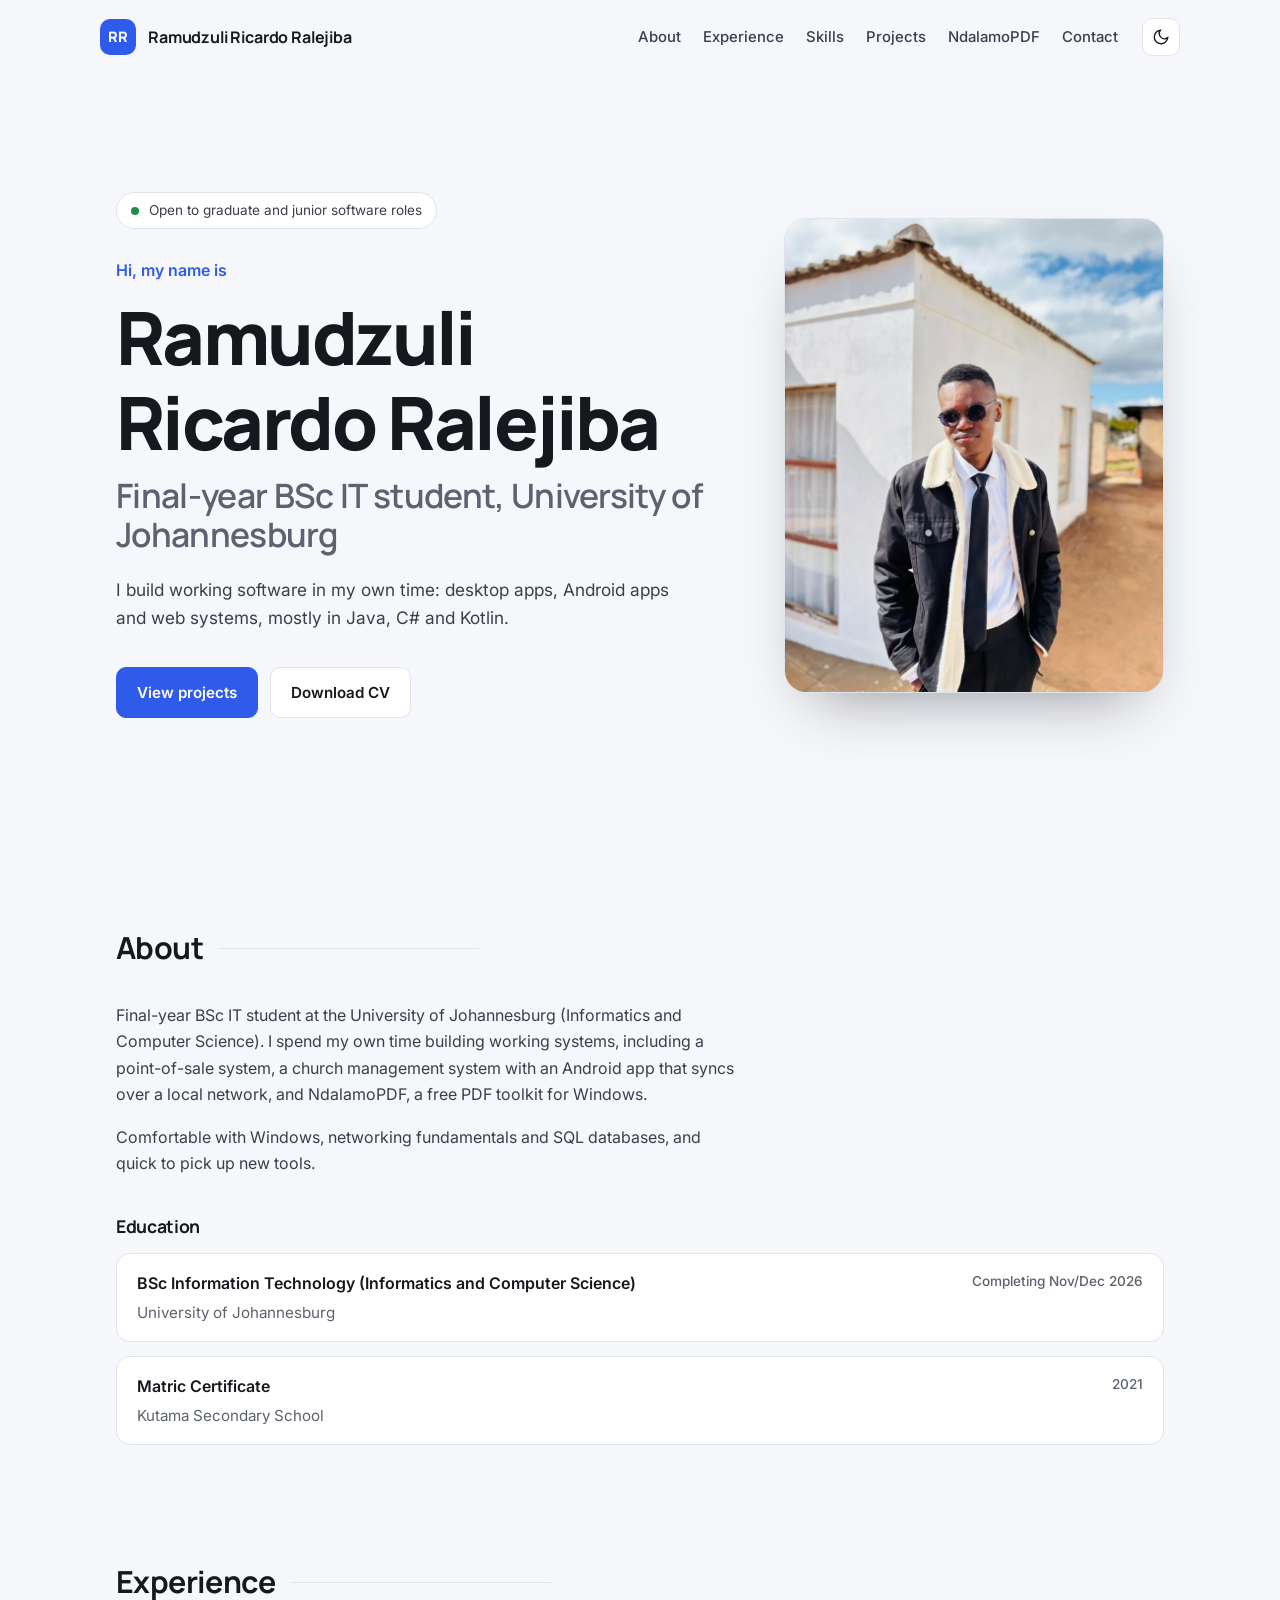
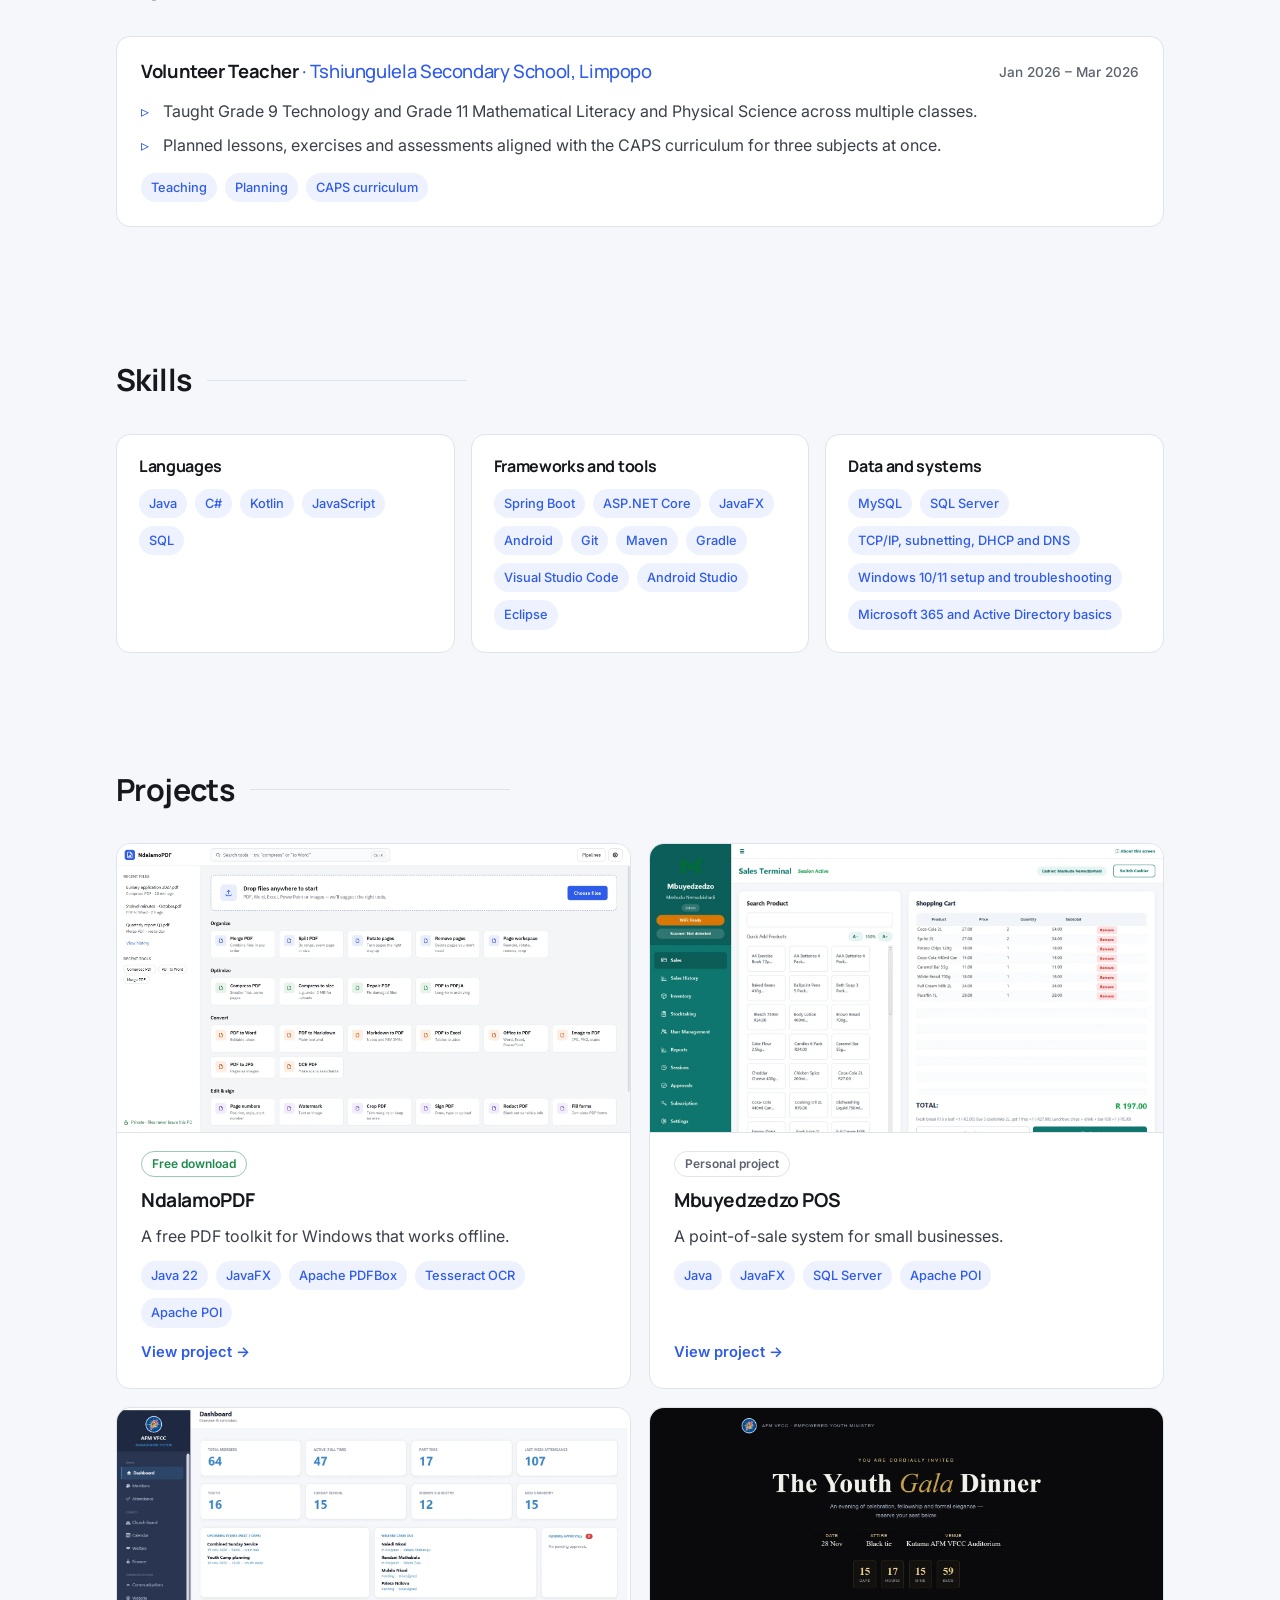
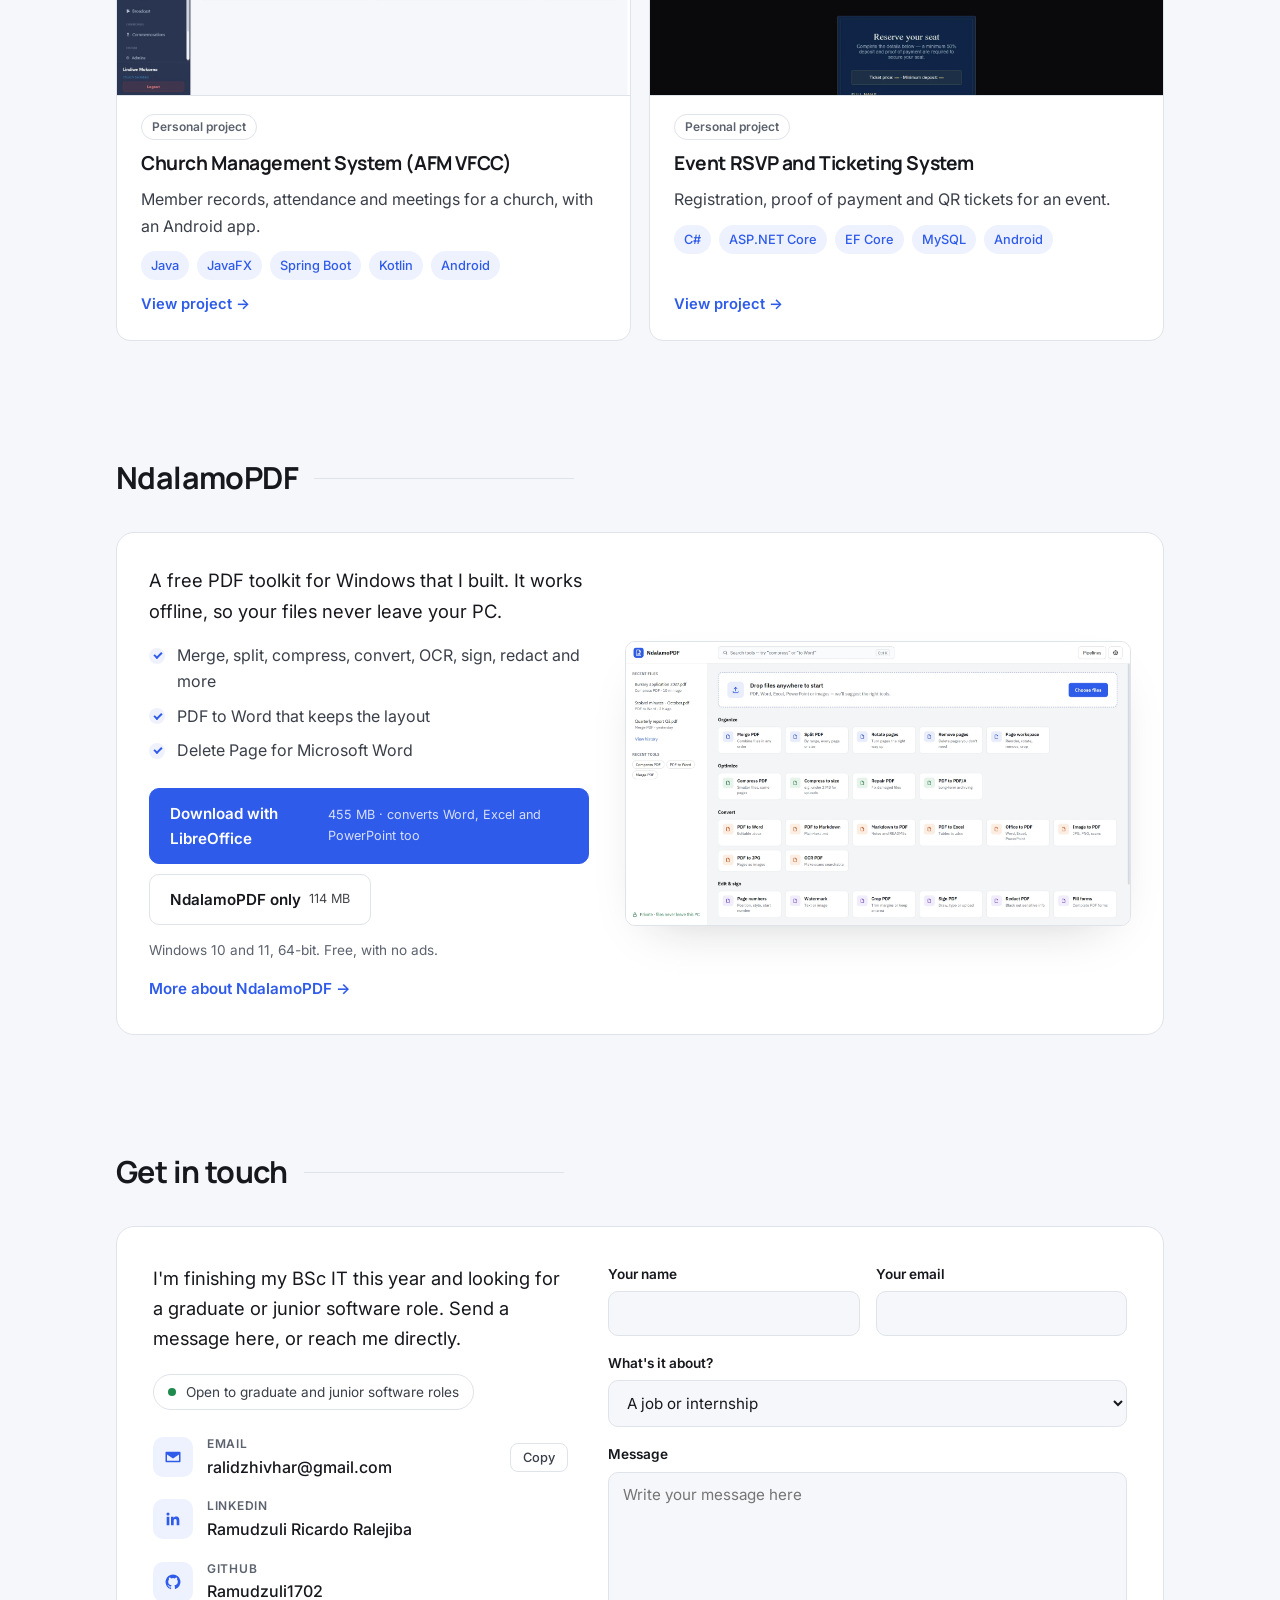
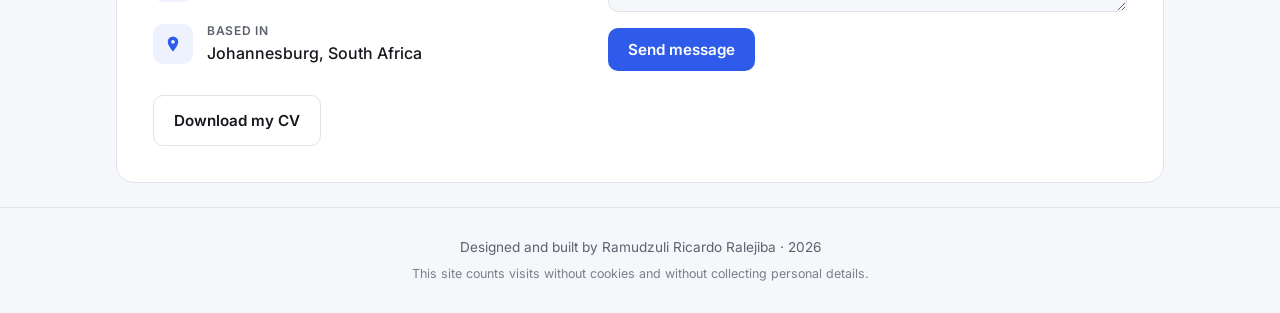
<file: index.html>
<!doctype html>
<html lang="en" data-theme="dark">
<head>
  <meta charset="utf-8">
  <meta name="viewport" content="width=device-width, initial-scale=1">
  <title>Ramudzuli Ricardo Ralejiba</title>
  <meta name="description" content="Final-year BSc IT student at the University of Johannesburg. Projects, experience and NdalamoPDF, a free PDF toolkit for Windows.">
  <link rel="icon" href="assets/img/favicon.svg" type="image/svg+xml">
  <link rel="preconnect" href="https://fonts.googleapis.com">
  <link rel="preconnect" href="https://fonts.gstatic.com" crossorigin>
  <link href="https://fonts.googleapis.com/css2?family=Inter:wght@400;500;600&family=Manrope:wght@500;600;700;800&display=swap" rel="stylesheet">
  <link rel="stylesheet" href="assets/css/site.css">
  <script>
    // The theme the visitor chose last time (or their system's), before anything is drawn.
    try {
      const saved = localStorage.getItem('theme');
      const theme = saved || (matchMedia('(prefers-color-scheme: light)').matches ? 'light' : 'dark');
      document.documentElement.dataset.theme = theme;
    } catch (e) {}
  </script>
</head>
<body>
  <header class="nav" id="top">
    <a class="brand" href="#top" aria-label="Back to the top"><span class="mark">RR</span><span class="brand-name" data-bind="profile.name">Ramudzuli Ricardo Ralejiba</span></a>
    <nav aria-label="Sections">
      <a href="#about">About</a>
      <a href="#experience">Experience</a>
      <a href="#skills">Skills</a>
      <a href="#projects">Projects</a>
      <a href="#ndalamopdf">NdalamoPDF</a>
      <a href="#contact">Contact</a>
    </nav>
    <button class="theme-toggle" type="button" aria-label="Switch between light and dark">
      <svg viewBox="0 0 24 24" aria-hidden="true"><path class="sun" d="M12 4V2m0 20v-2m8-8h2M2 12h2m13.66-5.66 1.41-1.41M4.93 19.07l1.41-1.41m0-11.32L4.93 4.93m14.14 14.14-1.41-1.41M12 7a5 5 0 1 0 0 10 5 5 0 0 0 0-10z"/><path class="moon" d="M21 12.8A9 9 0 1 1 11.2 3a7 7 0 0 0 9.8 9.8z"/></svg>
    </button>
  </header>

  <main>
    <section class="hero">
      <div class="hero-text">
      <p class="status" data-show="profile.available"><span class="pulse"></span><span data-bind="profile.availableText"></span></p>
      <p class="hello">Hi, my name is</p>
      <h1 data-bind="profile.name"></h1>
      <h2 class="role" data-bind="profile.role"></h2>
      <p class="intro" data-bind="profile.intro"></p>
      <div class="actions">
        <a class="button primary" href="#projects">View projects</a>
        <a class="button" data-href="profile.cv" download>Download CV</a>
      </div>
      </div>
      <figure class="hero-photo" data-show="profile.photo"><img data-src="profile.photo" alt="Ramudzuli Ricardo Ralejiba" width="768" height="960"></figure>
    </section>

    <section id="about" class="section">
      <h2 class="section-title">About</h2>
      <div class="about">
        <div class="about-text" id="about-text"></div>
      </div>
      <h3 class="sub">Education</h3>
      <ul class="timeline" id="education"></ul>
    </section>

    <section id="experience" class="section">
      <h2 class="section-title">Experience</h2>
      <div id="experience-list"></div>
    </section>

    <section id="skills" class="section">
      <h2 class="section-title">Skills</h2>
      <div class="skills" id="skills-list"></div>
    </section>

    <section id="projects" class="section">
      <h2 class="section-title">Projects</h2>
      <div class="cards" id="project-cards"></div>
    </section>

    <section id="ndalamopdf" class="section spotlight">
      <h2 class="section-title">NdalamoPDF</h2>
      <div class="spotlight-card">
        <div class="spotlight-text">
          <p class="lead">A free PDF toolkit for Windows that I built. It works offline, so your files never leave your PC.</p>
          <ul class="checks">
            <li>Merge, split, compress, convert, OCR, sign, redact and more</li>
            <li>PDF to Word that keeps the layout</li>
            <li>Delete Page for Microsoft Word</li>
          </ul>
          <div class="downloads" id="downloads" data-setups>
            <a class="button primary" href="https://github.com/Ramudzuli1702/ndalamo-pdf/releases/download/v1.0.2/NdalamoPDF-Setup-1.0.2-with-LibreOffice.exe" download>Download with LibreOffice <small>455 MB</small></a>
            <a class="button" href="https://github.com/Ramudzuli1702/ndalamo-pdf/releases/download/v1.0.2/NdalamoPDF-Setup-1.0.2.exe" download>NdalamoPDF only <small>114 MB</small></a>
          </div>
          <p class="fine" id="download-facts">Windows 10 and 11, 64-bit. Free, with no ads.</p>
          <a class="text-link" href="project.html?p=ndalamopdf">More about NdalamoPDF →</a>
        </div>
        <img class="spotlight-shot" src="media/ndalamopdf/home.webp" alt="NdalamoPDF's home screen with all its tools">
      </div>
      <div class="reviews" id="reviews" hidden>
        <h3 class="sub">What people say <span class="rating" id="rating"></span></h3>
        <div class="review-list" id="review-list"></div>
      </div>
    </section>

    <section id="contact" class="section">
      <h2 class="section-title">Get in touch</h2>
      <div class="contact-card">
        <div class="contact-info">
          <p class="lead">I'm finishing my BSc IT this year and looking for a graduate or junior software role. Send a message here, or reach me directly.</p>
          <p class="status" data-show="profile.available"><span class="pulse"></span><span data-bind="profile.availableText"></span></p>
          <ul class="contact-list">
            <li>
              <span class="icon"><svg viewBox="0 0 24 24"><path d="M3 5h18a1 1 0 0 1 1 1v12a1 1 0 0 1-1 1H3a1 1 0 0 1-1-1V6a1 1 0 0 1 1-1zm9 7.2L4.4 7H19.6L12 12.2zM4 8.6V17h16V8.6l-8 5.4-8-5.4z"/></svg></span>
              <div><small>Email</small><a data-mailto="profile.email" data-bind="profile.email"></a></div>
              <button class="copy" type="button" data-copy="profile.email" aria-label="Copy the email address">Copy</button>
            </li>
            <li>
              <span class="icon"><svg viewBox="0 0 24 24"><path d="M20.45 20.45h-3.56v-5.57c0-1.33-.02-3.04-1.85-3.04-1.86 0-2.14 1.45-2.14 2.94v5.67H9.35V9h3.41v1.56h.05c.48-.9 1.64-1.85 3.37-1.85 3.6 0 4.27 2.37 4.27 5.46v6.28zM5.34 7.43a2.06 2.06 0 1 1 0-4.13 2.06 2.06 0 0 1 0 4.13zM7.12 20.45H3.56V9h3.56v11.45z"/></svg></span>
              <div><small>LinkedIn</small><a data-href="profile.linkedin" target="_blank" rel="noopener">Ramudzuli Ricardo Ralejiba</a></div>
            </li>
            <li>
              <span class="icon"><svg viewBox="0 0 24 24"><path d="M12 2a10 10 0 0 0-3.16 19.49c.5.09.68-.22.68-.48v-1.7c-2.78.6-3.37-1.34-3.37-1.34-.45-1.16-1.11-1.47-1.11-1.47-.91-.62.07-.6.07-.6 1 .07 1.53 1.03 1.53 1.03.9 1.53 2.35 1.09 2.92.83.09-.65.35-1.09.63-1.34-2.22-.25-4.55-1.11-4.55-4.94 0-1.09.39-1.98 1.03-2.68-.1-.25-.45-1.27.1-2.65 0 0 .84-.27 2.75 1.02a9.6 9.6 0 0 1 5 0c1.91-1.29 2.75-1.02 2.75-1.02.55 1.38.2 2.4.1 2.65.64.7 1.03 1.59 1.03 2.68 0 3.84-2.34 4.68-4.57 4.93.36.31.68.92.68 1.85v2.74c0 .27.18.58.69.48A10 10 0 0 0 12 2z"/></svg></span>
              <div><small>GitHub</small><a data-href="profile.github" target="_blank" rel="noopener">Ramudzuli1702</a></div>
            </li>
            <li>
              <span class="icon"><svg viewBox="0 0 24 24"><path d="M12 2a7 7 0 0 1 7 7c0 5.25-7 13-7 13S5 14.25 5 9a7 7 0 0 1 7-7zm0 4.5A2.5 2.5 0 1 0 12 11.5 2.5 2.5 0 0 0 12 6.5z"/></svg></span>
              <div><small>Based in</small><span data-bind="profile.location"></span></div>
            </li>
          </ul>
          <a class="button" data-href="profile.cv" download>Download my CV</a>
        </div>
        <form class="contact-form" id="contact-form" novalidate>
          <div class="field-row">
            <label>Your name<input name="name" type="text" autocomplete="name" maxlength="100" required></label>
            <label>Your email<input name="email" type="email" autocomplete="email" maxlength="150" required></label>
          </div>
          <label>What's it about?
            <select name="topic">
              <option>A job or internship</option>
              <option>A project or collaboration</option>
              <option>NdalamoPDF</option>
              <option>Something else</option>
            </select>
          </label>
          <label>Message<textarea name="message" rows="6" maxlength="3000" required placeholder="Write your message here"></textarea></label>
          <!-- Left empty by people; filled in by spam robots, which are then ignored. -->
          <label class="trap" aria-hidden="true">Website<input name="website" type="text" tabindex="-1" autocomplete="off"></label>
          <div class="form-foot">
            <button class="button primary" type="submit">Send message</button>
            <p class="form-status" id="form-status" role="status"></p>
          </div>
        </form>
      </div>
    </section>
  </main>

  <footer class="footer"><p>Designed and built by Ramudzuli Ricardo Ralejiba · <span id="year"></span></p><p class="privacy">This site counts visits without cookies and without collecting personal details.</p></footer>
  <script src="assets/js/site.js"></script>
</body>
</html>
</file>
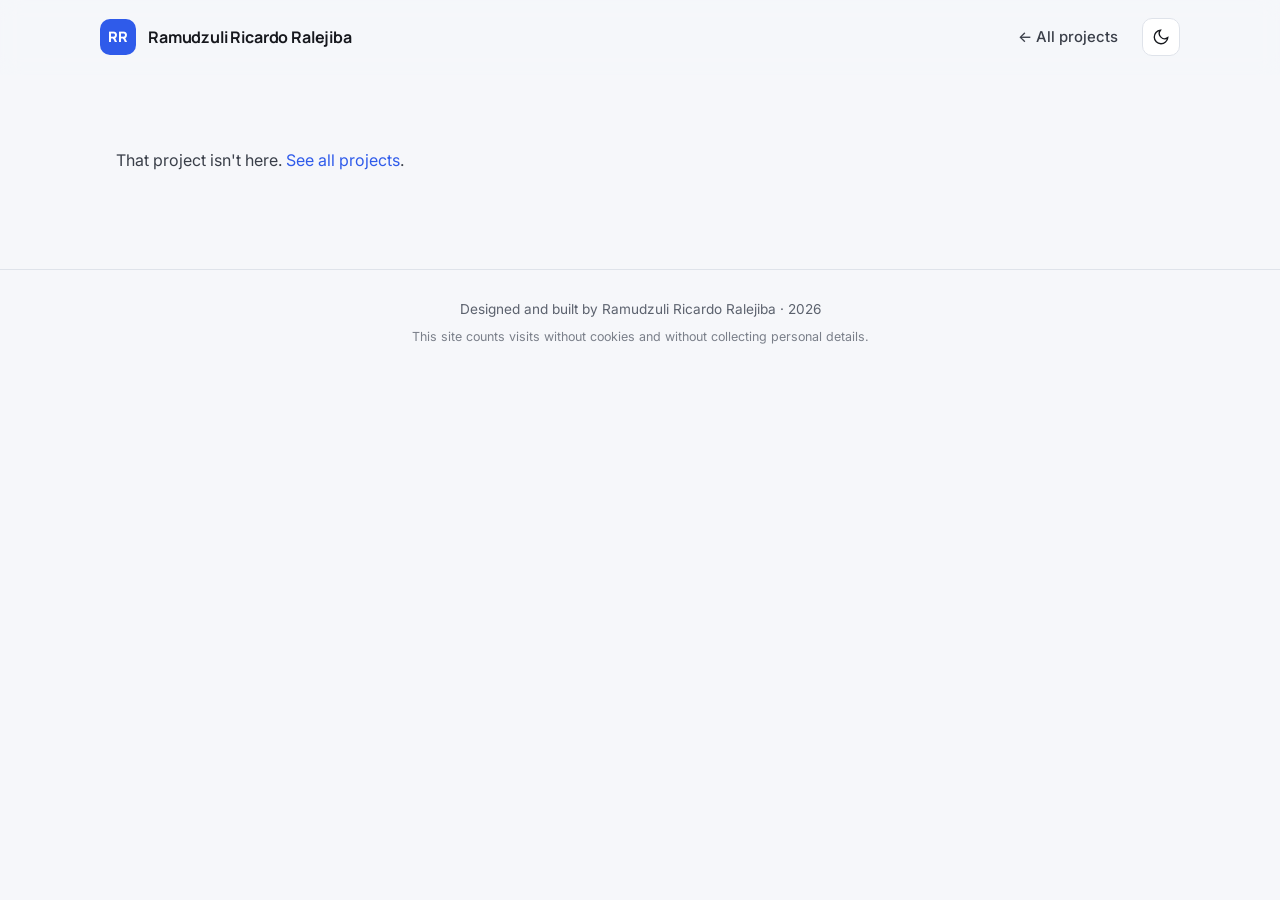
<file: project.html>
<!doctype html>
<html lang="en" data-theme="dark">
<head>
  <meta charset="utf-8">
  <meta name="viewport" content="width=device-width, initial-scale=1">
  <title>Project · Ramudzuli Ricardo Ralejiba</title>
  <link rel="icon" href="assets/img/favicon.svg" type="image/svg+xml">
  <link rel="preconnect" href="https://fonts.googleapis.com">
  <link rel="preconnect" href="https://fonts.gstatic.com" crossorigin>
  <link href="https://fonts.googleapis.com/css2?family=Inter:wght@400;500;600&family=Manrope:wght@500;600;700;800&display=swap" rel="stylesheet">
  <link rel="stylesheet" href="assets/css/site.css">
  <script>
    try {
      const saved = localStorage.getItem('theme');
      document.documentElement.dataset.theme = saved || (matchMedia('(prefers-color-scheme: light)').matches ? 'light' : 'dark');
    } catch (e) {}
  </script>
</head>
<body class="project-page">
  <header class="nav">
    <a class="brand" href="index.html" aria-label="Home"><span class="mark">RR</span><span class="brand-name" data-bind="profile.name">Ramudzuli Ricardo Ralejiba</span></a>
    <nav aria-label="Back"><a href="index.html#projects">← All projects</a></nav>
    <button class="theme-toggle" type="button" aria-label="Switch between light and dark">
      <svg viewBox="0 0 24 24" aria-hidden="true"><path class="sun" d="M12 4V2m0 20v-2m8-8h2M2 12h2m13.66-5.66 1.41-1.41M4.93 19.07l1.41-1.41m0-11.32L4.93 4.93m14.14 14.14-1.41-1.41M12 7a5 5 0 1 0 0 10 5 5 0 0 0 0-10z"/><path class="moon" d="M21 12.8A9 9 0 1 1 11.2 3a7 7 0 0 0 9.8 9.8z"/></svg>
    </button>
  </header>
  <main class="project" id="project">
    <p class="fine">Loading…</p>
  </main>
  <div class="lightbox" id="lightbox" hidden><img alt=""><p></p><button type="button" aria-label="Close">×</button></div>
  <footer class="footer"><p>Designed and built by Ramudzuli Ricardo Ralejiba · <span id="year"></span></p><p class="privacy">This site counts visits without cookies and without collecting personal details.</p></footer>
  <script src="assets/js/site.js"></script>
</body>
</html>
</file>
<file: assets/css/site.css>
/* Portfolio styles. Colours are roles, defined once per theme; the brand blue and leaf green
   are NdalamoPDF's. Plain CSS, no framework. */
:root {
  --font: 'Inter', system-ui, -apple-system, 'Segoe UI', sans-serif;
  --display: 'Manrope', 'Inter', system-ui, sans-serif;
  --radius: 14px;
  --max: 1080px;
  --ease: cubic-bezier(.2, .7, .2, 1);
}
:root, [data-theme="dark"] {
  --bg: #0B1220;
  --surface: #111A2E;
  --surface-2: #17223A;
  --border: #22304D;
  --text: #E6EAF2;
  --text-soft: #B8C1D3;
  --muted: #8B95AA;
  --accent: #6F8FFF;
  --accent-strong: #5B7FF2;
  --accent-soft: rgba(111, 143, 255, .12);
  --green: #6FD195;
  --on-accent: #FFFFFF;
  --shadow: 0 20px 50px -24px rgba(0, 0, 0, .7);
  color-scheme: dark;
}
[data-theme="light"] {
  --bg: #F6F7FA;
  --surface: #FFFFFF;
  --surface-2: #EEF1F6;
  --border: #DFE3EA;
  --text: #16181D;
  --text-soft: #3A3F49;
  --muted: #5C626E;
  --accent: #2F5BEA;
  --accent-strong: #2F5BEA;
  --accent-soft: rgba(47, 91, 234, .08);
  --green: #1E8A4C;
  --on-accent: #FFFFFF;
  --shadow: 0 20px 50px -28px rgba(22, 24, 29, .25);
  color-scheme: light;
}

* { box-sizing: border-box; }
html { scroll-behavior: smooth; scroll-padding-top: 84px; }
body {
  margin: 0;
  background: var(--bg);
  color: var(--text-soft);
  font: 16px/1.65 var(--font);
  -webkit-font-smoothing: antialiased;
  transition: background .3s, color .3s;
}
a { color: var(--accent); text-decoration: none; }
a:hover { text-decoration: underline; }
img { max-width: 100%; display: block; }
h1, h2, h3 { color: var(--text); line-height: 1.15; margin: 0; font-family: var(--display); letter-spacing: -.02em; }
[hidden] { display: none !important; }

/* ── Navigation ── */
.nav {
  position: sticky; top: 0; z-index: 10;
  display: flex; align-items: center; gap: 24px;
  padding: 18px max(16px, calc((100vw - var(--max)) / 2));
  background: color-mix(in srgb, var(--bg) 80%, transparent);
  backdrop-filter: blur(10px);
  border-bottom: 1px solid transparent;
  transition: border-color .3s;
}
.nav.scrolled { border-bottom-color: var(--border); }
.brand { display: inline-flex; align-items: center; gap: 12px; color: var(--text); font-family: var(--display); font-weight: 700; }
.brand:hover { text-decoration: none; }
.mark {
  display: grid; place-items: center; width: 36px; height: 36px; border-radius: 10px;
  background: var(--accent-strong); color: #fff; font-size: .9rem; font-weight: 800; letter-spacing: .02em;
}
.brand-name { font-size: 1rem; letter-spacing: -.01em; }
.nav nav { margin-left: auto; display: flex; gap: 22px; }
.nav nav a { color: var(--text-soft); font-size: .93rem; font-weight: 500; }
.nav nav a:hover { color: var(--accent); text-decoration: none; }
.theme-toggle {
  width: 38px; height: 38px; border-radius: 10px; border: 1px solid var(--border);
  background: var(--surface); color: var(--text); cursor: pointer; display: grid; place-items: center;
}
.theme-toggle svg { width: 18px; height: 18px; fill: none; stroke: currentColor; stroke-width: 1.8; stroke-linecap: round; }
[data-theme="dark"] .theme-toggle .moon, [data-theme="light"] .theme-toggle .sun { display: none; }

/* ── Layout ── */
main { max-width: var(--max); margin: 0 auto; padding: 0 16px; }
.section { padding: 96px 0 24px; }
.section-title {
  display: flex; align-items: center; gap: 16px; font-size: 1.9rem; font-weight: 700; margin-bottom: 36px;
}
.section-title::after { content: ''; flex: 0 1 260px; height: 1px; background: var(--border); }
.sub { font-size: 1.1rem; margin: 40px 0 16px; }

/* ── Hero ── */
.hero { min-height: min(calc(100vh - 80px), 760px); display: grid; grid-template-columns: 1fr minmax(260px, 380px); gap: 56px; align-items: center; padding: 48px 0; }
.hero-text { display: flex; flex-direction: column; min-width: 0; }
.hero-photo { margin: 0; border-radius: 22px; overflow: hidden; border: 1px solid var(--border); aspect-ratio: 4 / 5; background: var(--surface); box-shadow: 0 30px 60px -30px rgba(11,18,32,.45); }
.hero-photo img { width: 100%; height: 100%; object-fit: cover; object-position: 50% 30%; display: block; }
.hero-photo[hidden] { display: none; }
.status {
  display: inline-flex; align-items: center; gap: 10px; align-self: flex-start;
  padding: 6px 14px; border-radius: 999px; border: 1px solid var(--border); background: var(--surface);
  font-size: .85rem; color: var(--text-soft); margin: 0 0 28px;
}
.pulse { width: 8px; height: 8px; border-radius: 50%; background: var(--green); box-shadow: 0 0 0 0 var(--green); animation: pulse 2s infinite; }
@keyframes pulse { 70% { box-shadow: 0 0 0 8px transparent; } 100% { box-shadow: 0 0 0 0 transparent; } }
.hello { margin: 0 0 12px; color: var(--accent); font-weight: 600; }
.hero h1 { font-size: clamp(2.4rem, 6vw, 4.6rem); font-weight: 800; letter-spacing: -.035em; }
.role { font-size: clamp(1.3rem, 3.2vw, 2.1rem); color: var(--muted); font-weight: 600; margin-top: 12px; }
.intro { max-width: 560px; font-size: 1.08rem; margin: 22px 0 34px; }
.actions { display: flex; flex-wrap: wrap; gap: 12px; }
.button {
  display: inline-flex; align-items: center; gap: 8px; padding: 12px 20px; border-radius: 10px;
  border: 1px solid var(--border); background: var(--surface); color: var(--text); font-weight: 600; font-size: .95rem;
  transition: transform .2s var(--ease), border-color .2s, background .2s;
}
.button:hover { text-decoration: none; border-color: var(--accent); transform: translateY(-1px); }
.button.primary { background: var(--accent-strong); border-color: var(--accent-strong); color: var(--on-accent); }
.button.primary:hover { filter: brightness(1.08); }

/* ── About ── */
.about { display: block; }
.about-text p { margin: 0 0 16px; max-width: 620px; }
.photo { margin: 0; border-radius: var(--radius); overflow: hidden; border: 1px solid var(--border); aspect-ratio: 1; background: var(--surface); }
.photo img { width: 100%; height: 100%; object-fit: cover; }
.timeline { list-style: none; padding: 0; margin: 0; display: grid; gap: 14px; }
.timeline li { display: grid; grid-template-columns: 1fr auto; gap: 4px 16px; padding: 16px 20px; border: 1px solid var(--border); border-radius: var(--radius); background: var(--surface); }
.timeline strong { color: var(--text); font-weight: 600; }
.timeline .when { font-size: .85rem; font-weight: 500; color: var(--muted); white-space: nowrap; }
.timeline .place { color: var(--muted); font-size: .95rem; }

/* ── Experience ── */
.job { padding: 24px; border: 1px solid var(--border); border-radius: var(--radius); background: var(--surface); margin-bottom: 16px; }
.job header { display: flex; justify-content: space-between; gap: 16px; flex-wrap: wrap; }
.job h3 { font-size: 1.15rem; }
.job h3 span { color: var(--accent); font-weight: 500; }
.job .when { font-size: .85rem; font-weight: 500; color: var(--muted); }
.job ul:not(.tags) { margin: 14px 0; padding-left: 0; list-style: none; }
.job ul:not(.tags) li { position: relative; padding-left: 22px; margin-bottom: 8px; }
.job ul:not(.tags) li::before { content: '▹'; position: absolute; left: 0; color: var(--accent); }
.tags { display: flex; flex-wrap: wrap; gap: 8px; margin: 0; padding: 0; list-style: none; }
.tags li { font-size: .8rem; font-weight: 500; color: var(--accent); background: var(--accent-soft); padding: 4px 10px; border-radius: 999px; }

/* ── Skills ── */
.skills { display: grid; grid-template-columns: repeat(auto-fit, minmax(260px, 1fr)); gap: 16px; }
.skill-group { padding: 22px; border: 1px solid var(--border); border-radius: var(--radius); background: var(--surface); }
.skill-group h3 { font-size: 1rem; margin-bottom: 14px; }

/* ── Project cards ── */
.cards { display: grid; grid-template-columns: repeat(2, 1fr); gap: 18px; }
.card {
  display: flex; flex-direction: column; gap: 12px; padding: 24px; border: 1px solid var(--border); border-radius: var(--radius);
  background: var(--surface); color: inherit; transition: transform .25s var(--ease), border-color .25s, box-shadow .25s;
}
.card:hover { text-decoration: none; transform: translateY(-4px); border-color: var(--accent); box-shadow: var(--shadow); }
.card .thumb { margin: -24px -24px 6px; aspect-ratio: 16 / 9; border-bottom: 1px solid var(--border); background: var(--surface-2); overflow: hidden; border-radius: var(--radius) var(--radius) 0 0; }
.card .thumb img { width: 100%; height: 100%; object-fit: cover; object-position: top left; }
.card .thumb.empty { display: grid; place-items: center; color: var(--muted); font-family: var(--display); font-weight: 700; font-size: 1.1rem; }
.card h3 { font-size: 1.2rem; }
.card p { margin: 0; }
.card .badge { align-self: flex-start; font-size: .75rem; font-weight: 600; color: var(--muted); border: 1px solid var(--border); border-radius: 999px; padding: 2px 10px; }
.card .badge.free { color: var(--green); border-color: color-mix(in srgb, var(--green) 45%, transparent); }
.card .more { margin-top: auto; color: var(--accent); font-weight: 600; font-size: .92rem; }

/* ── NdalamoPDF spotlight ── */
.spotlight-card {
  display: grid; grid-template-columns: 1fr 1.15fr; gap: 36px; align-items: center; padding: 32px;
  border: 1px solid var(--border); border-radius: calc(var(--radius) + 4px); background: var(--surface);
}
.lead { font-size: 1.15rem; color: var(--text); margin: 0 0 16px; }
.checks { list-style: none; padding: 0; margin: 0 0 24px; display: grid; gap: 8px; }
.checks li { padding-left: 28px; position: relative; }
.checks li::before { content: ''; position: absolute; left: 0; top: .35em; width: 16px; height: 16px; border-radius: 50%; background: var(--accent-soft); }
.checks li::after { content: ''; position: absolute; left: 5px; top: .62em; width: 6px; height: 3px; border: solid var(--accent); border-width: 0 0 2px 2px; transform: rotate(-45deg); }
.downloads { display: flex; flex-wrap: wrap; gap: 10px; }
.downloads .button small { font-weight: 400; opacity: .8; }
.fine { font-size: .85rem; color: var(--muted); margin: 14px 0; }
.text-link { font-weight: 600; font-size: .95rem; }
.spotlight-shot { border-radius: 10px; border: 1px solid var(--border); box-shadow: var(--shadow); }
.reviews { margin-top: 8px; }
.rating { font-size: .95rem; color: var(--muted); font-weight: 500; margin-left: 8px; }
.review-list { display: grid; grid-template-columns: repeat(auto-fit, minmax(260px, 1fr)); gap: 16px; }
.review { padding: 20px; border: 1px solid var(--border); border-radius: var(--radius); background: var(--surface); margin: 0; }
.review .stars { color: #F5A524; letter-spacing: 2px; }
.review blockquote { margin: 10px 0 0; color: var(--text-soft); }
.review figcaption { margin-top: 10px; font-size: .8rem; color: var(--muted); }

/* ── Contact ── */
.contact-card {
  display: grid; grid-template-columns: 1fr 1.25fr; gap: 40px; padding: 36px;
  border: 1px solid var(--border); border-radius: calc(var(--radius) + 4px); background: var(--surface);
}
.contact-info .lead { margin-bottom: 20px; }
.contact-info .status { margin-bottom: 24px; }
.contact-list { list-style: none; padding: 0; margin: 0 0 28px; display: grid; gap: 16px; }
.contact-list li { display: flex; align-items: center; gap: 14px; }
.contact-list .icon { flex: none; width: 40px; height: 40px; border-radius: 10px; background: var(--accent-soft); display: grid; place-items: center; }
.contact-list .icon svg { width: 18px; height: 18px; fill: var(--accent); }
.contact-list small { display: block; font-size: .75rem; color: var(--muted); text-transform: uppercase; letter-spacing: .06em; font-weight: 600; }
.contact-list a, .contact-list span:not(.icon) { color: var(--text); font-weight: 500; overflow-wrap: anywhere; }
.copy { margin-left: auto; padding: 6px 12px; border-radius: 8px; border: 1px solid var(--border); background: transparent; color: var(--text-soft); font: 500 .8rem var(--font); cursor: pointer; }
.copy:hover { border-color: var(--accent); color: var(--accent); }
.contact-form { display: grid; gap: 16px; align-content: start; }
.field-row { display: grid; grid-template-columns: 1fr 1fr; gap: 16px; }
.contact-form label { display: grid; gap: 6px; font-size: .85rem; font-weight: 600; color: var(--text); }
.contact-form input, .contact-form select, .contact-form textarea {
  width: 100%; padding: 12px 14px; border-radius: 10px; border: 1px solid var(--border); background: var(--bg);
  color: var(--text); font: 400 .95rem var(--font); transition: border-color .2s, box-shadow .2s;
}
.contact-form textarea { resize: vertical; min-height: 140px; }
.contact-form input:focus, .contact-form select:focus, .contact-form textarea:focus {
  outline: none; border-color: var(--accent); box-shadow: 0 0 0 3px var(--accent-soft);
}
.contact-form .invalid { border-color: #E5534B; }
.contact-form .trap { position: absolute; left: -9999px; width: 1px; height: 1px; overflow: hidden; }
.form-foot { display: flex; align-items: center; gap: 16px; flex-wrap: wrap; }
.form-foot .button { border: 0; cursor: pointer; font-family: var(--font); }
.form-foot .button[disabled] { opacity: .6; cursor: default; transform: none; }
.form-status { margin: 0; font-size: .9rem; color: var(--muted); }
.form-status.ok { color: var(--green); }
.form-status.error { color: #E5534B; }
.footer { text-align: center; padding: 28px 16px; font-size: .85rem; color: var(--muted); border-top: 1px solid var(--border); }
.footer p { margin: 0; }
.footer .privacy { margin-top: 6px; font-size: .78rem; opacity: .8; }

/* ── Project page ── */
.project { padding-top: 56px; padding-bottom: 80px; }
.project .eyebrow { display: flex; gap: 10px; align-items: center; margin-bottom: 14px; color: var(--accent); font-weight: 600; font-size: .9rem; }
.project h1 { font-size: clamp(2rem, 5vw, 3.2rem); letter-spacing: -.02em; }
.project .tagline { font-size: 1.2rem; color: var(--muted); margin: 12px 0 24px; }
.project .links { display: flex; gap: 12px; flex-wrap: wrap; margin-bottom: 40px; }
.project-grid { display: grid; grid-template-columns: 1.6fr 1fr; gap: 40px; align-items: start; }
.project-grid .body p { margin: 0 0 16px; }
.project-grid h2 { font-size: 1.2rem; margin: 32px 0 14px; }
.facts { padding: 22px; border: 1px solid var(--border); border-radius: var(--radius); background: var(--surface); position: sticky; top: 96px; }
.facts h3 { font-size: .8rem; text-transform: uppercase; letter-spacing: .08em; color: var(--muted); margin: 0 0 10px; }
.facts .tags { margin-bottom: 20px; }
.facts p { margin: 0 0 18px; }
.gallery { display: grid; grid-template-columns: repeat(auto-fit, minmax(240px, 1fr)); gap: 14px; }
.gallery button { padding: 0; border: 1px solid var(--border); border-radius: 10px; overflow: hidden; background: var(--surface-2); cursor: zoom-in; text-align: left; color: inherit; font: inherit; }
.gallery img { aspect-ratio: 16 / 10; width: 100%; object-fit: cover; object-position: top left; }
.gallery span { display: block; padding: 10px 12px; font-size: .85rem; color: var(--muted); }
.video { aspect-ratio: 16 / 9; border-radius: var(--radius); overflow: hidden; border: 1px solid var(--border); }
.video iframe, .video video { width: 100%; height: 100%; border: 0; }
.linkedin-post { border: 1px solid var(--border); border-radius: var(--radius); overflow: hidden; background: #fff; max-width: 560px; }
.linkedin-post iframe { width: 100%; height: 600px; border: 0; }
.placeholder { padding: 28px; border: 1px dashed var(--border); border-radius: var(--radius); color: var(--muted); text-align: center; font-size: .92rem; }
.lightbox { position: fixed; inset: 0; z-index: 50; background: rgba(5, 8, 15, .88); display: grid; place-items: center; padding: 32px; }
.lightbox img { max-height: 82vh; border-radius: 10px; }
.lightbox p { color: #E6EAF2; margin: 12px 0 0; text-align: center; }
.lightbox button { position: absolute; top: 18px; right: 22px; background: none; border: 0; color: #fff; font-size: 2rem; cursor: pointer; }

/* ── Gentle reveal on scroll ── */
.reveal { opacity: 0; transform: translateY(14px); transition: opacity .6s var(--ease), transform .6s var(--ease); }
.reveal.shown { opacity: 1; transform: none; }
@media (prefers-reduced-motion: reduce) {
  html { scroll-behavior: auto; }
  .reveal { opacity: 1; transform: none; transition: none; }
  .pulse { animation: none; }
}

/* ── Small screens ── */
@media (max-width: 860px) {
  .nav nav { display: none; }
  .theme-toggle { margin-left: auto; }
  .project-page .nav nav { display: flex; }
  .about, .spotlight-card, .project-grid, .cards, .contact-card, .field-row { grid-template-columns: 1fr; }
  .contact-card { padding: 22px; }
  .brand-name { display: none; }
  .hero { grid-template-columns: 1fr; gap: 28px; min-height: 0; padding-top: 32px; }
  .hero-photo { order: -1; max-width: 300px; width: 70%; }
  .spotlight-card { padding: 22px; }
  .section { padding-top: 72px; }
  .facts { position: static; }
}
</file>
